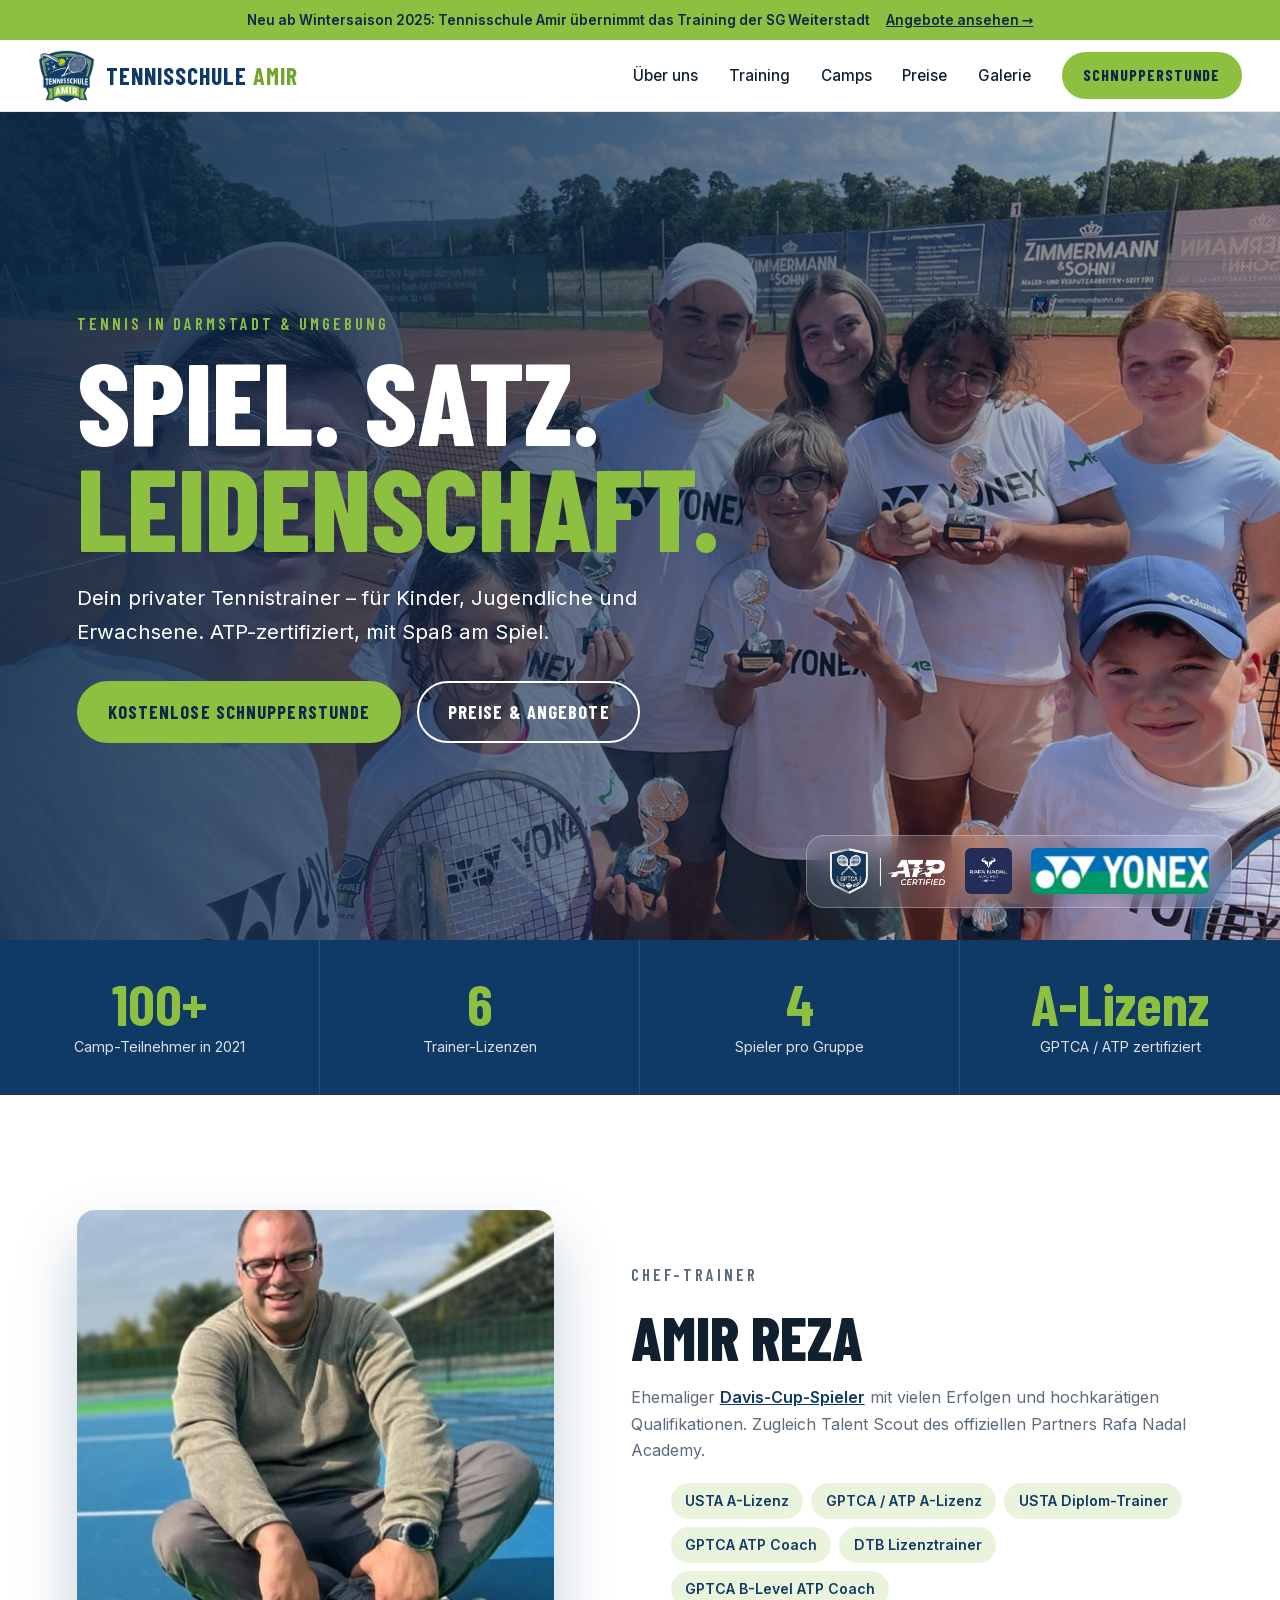
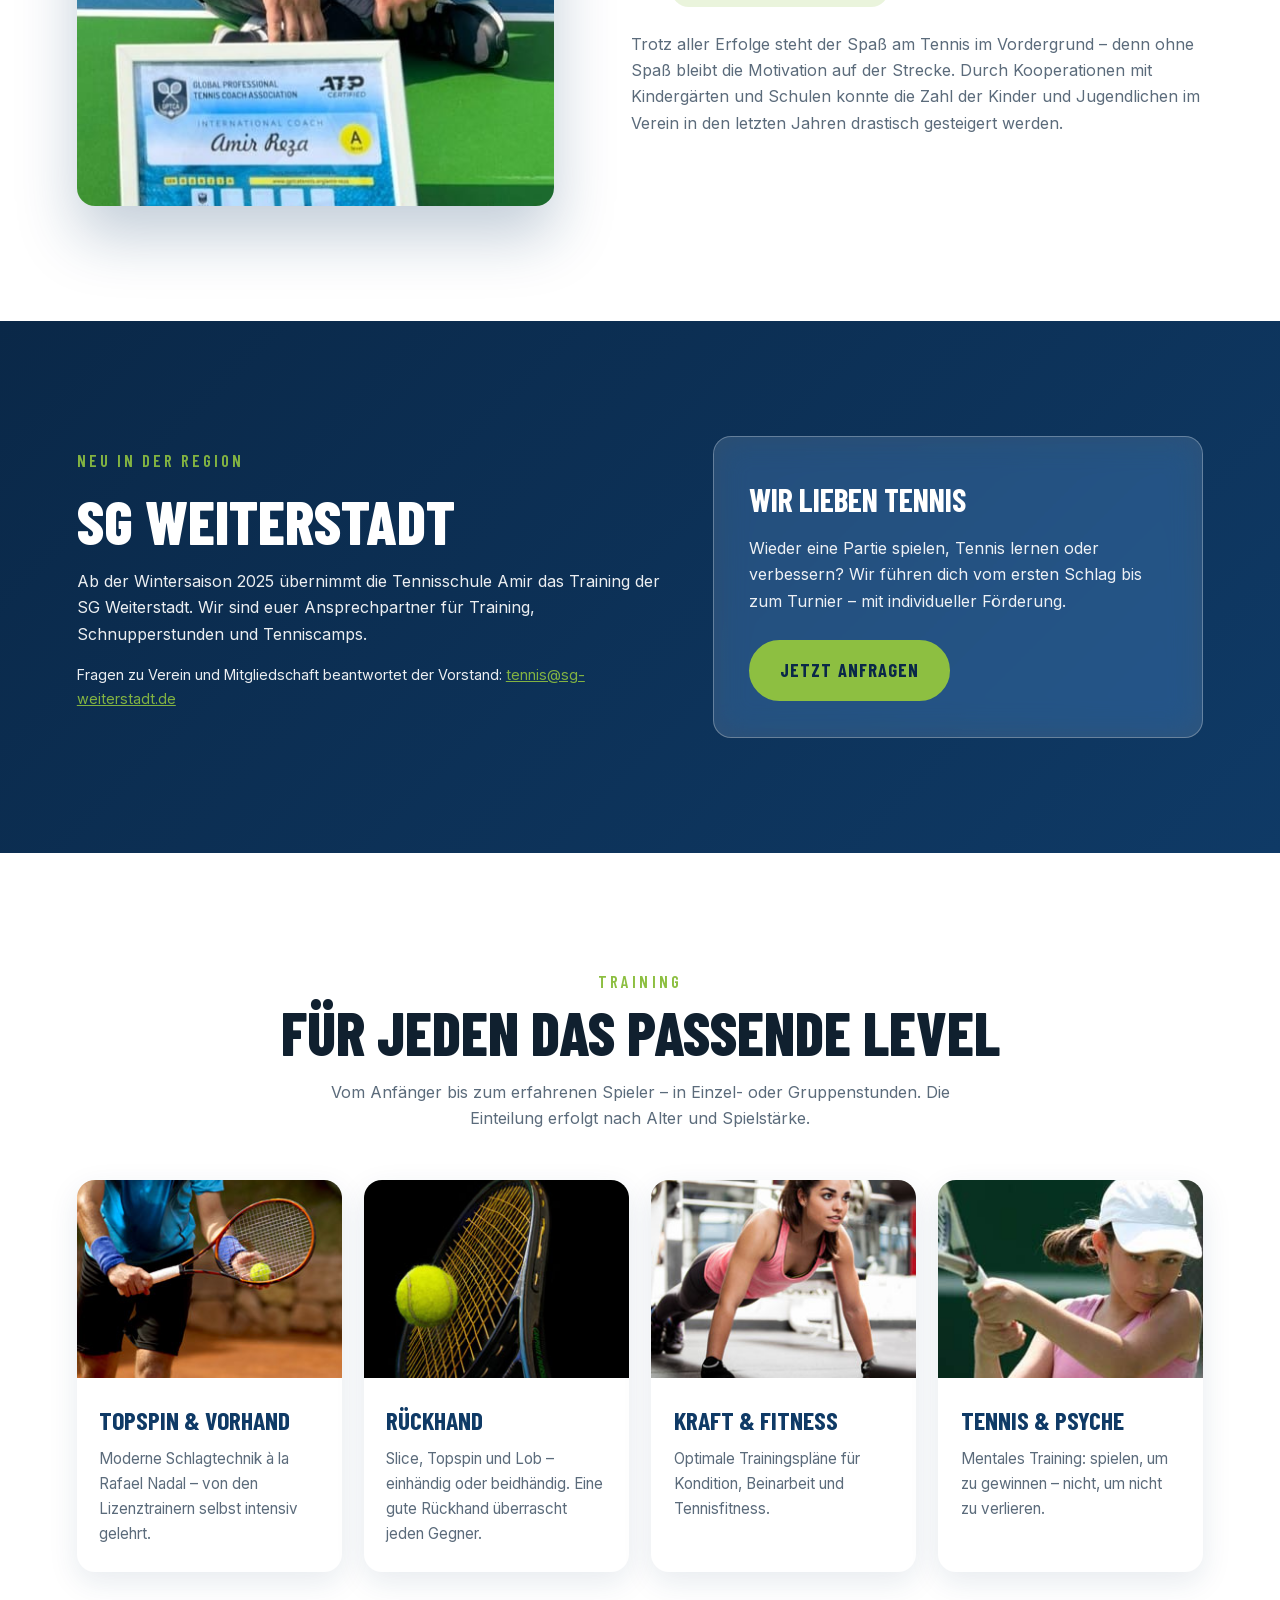
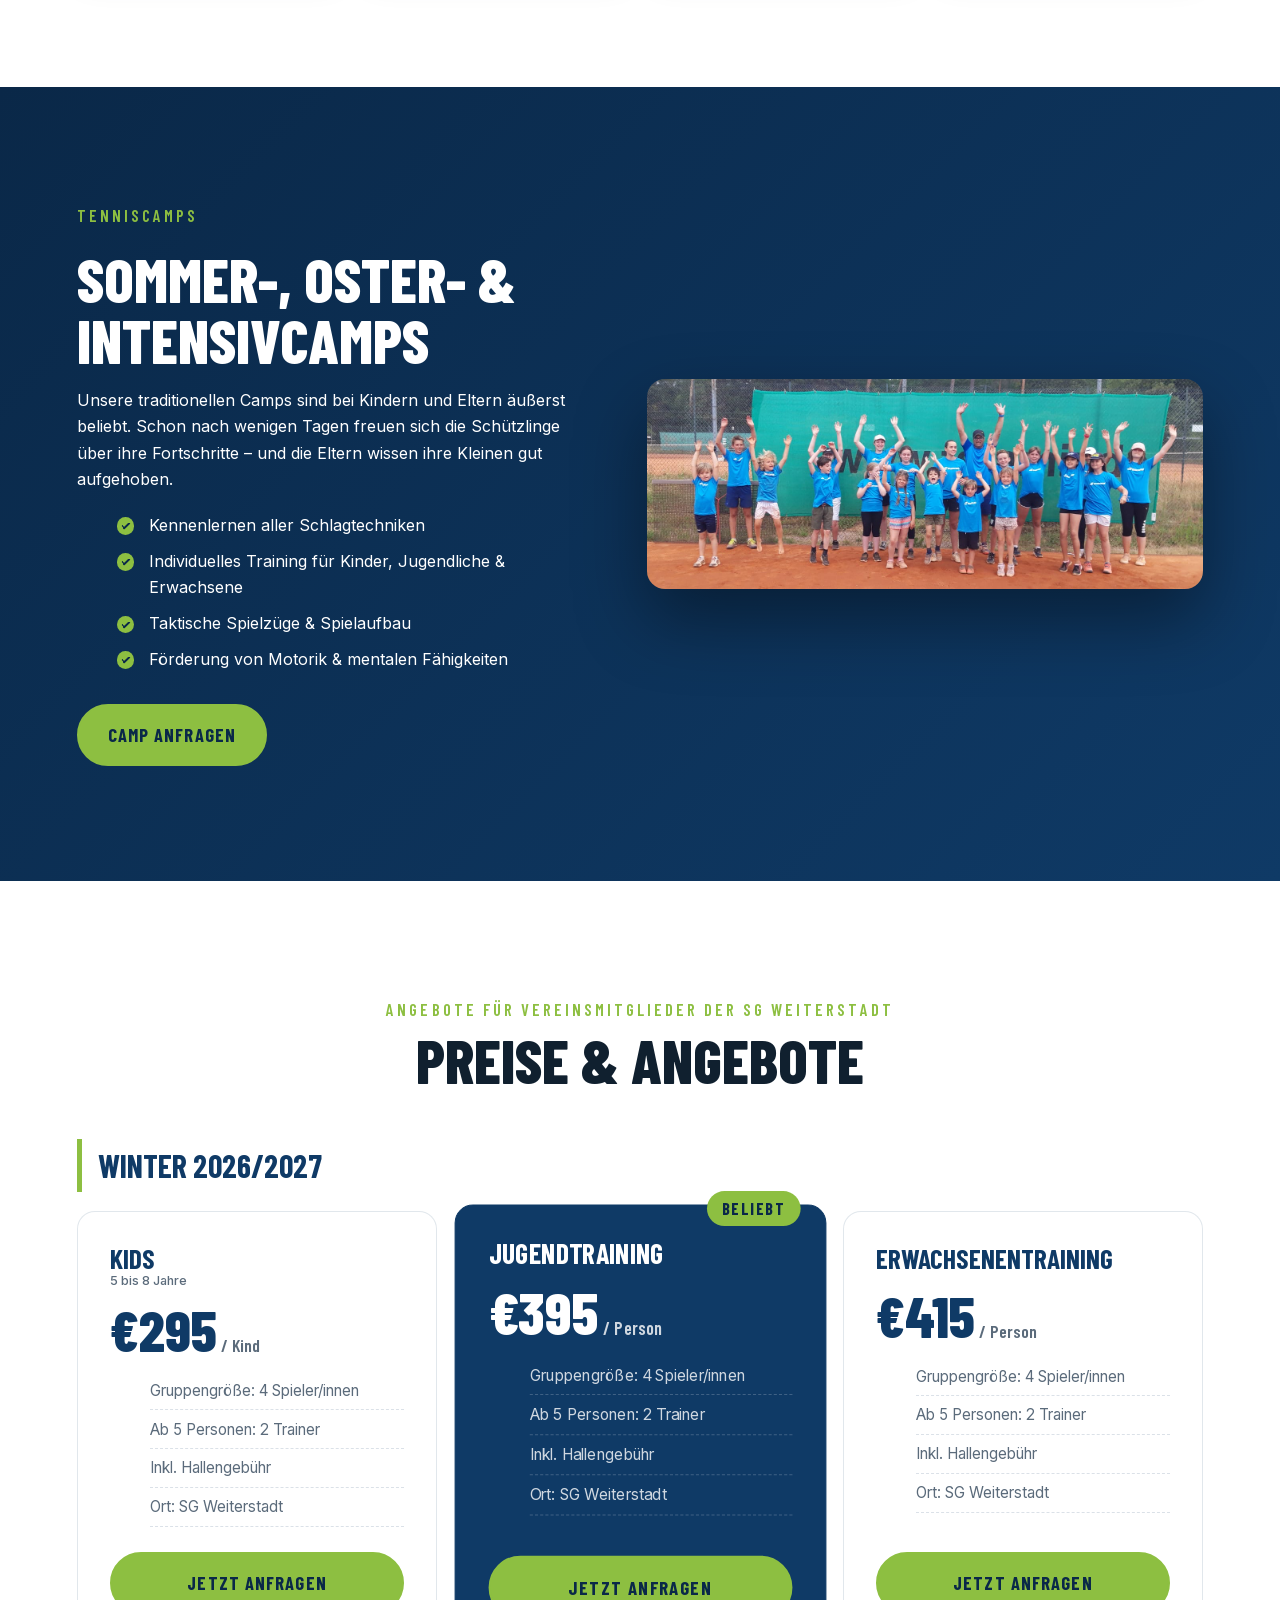
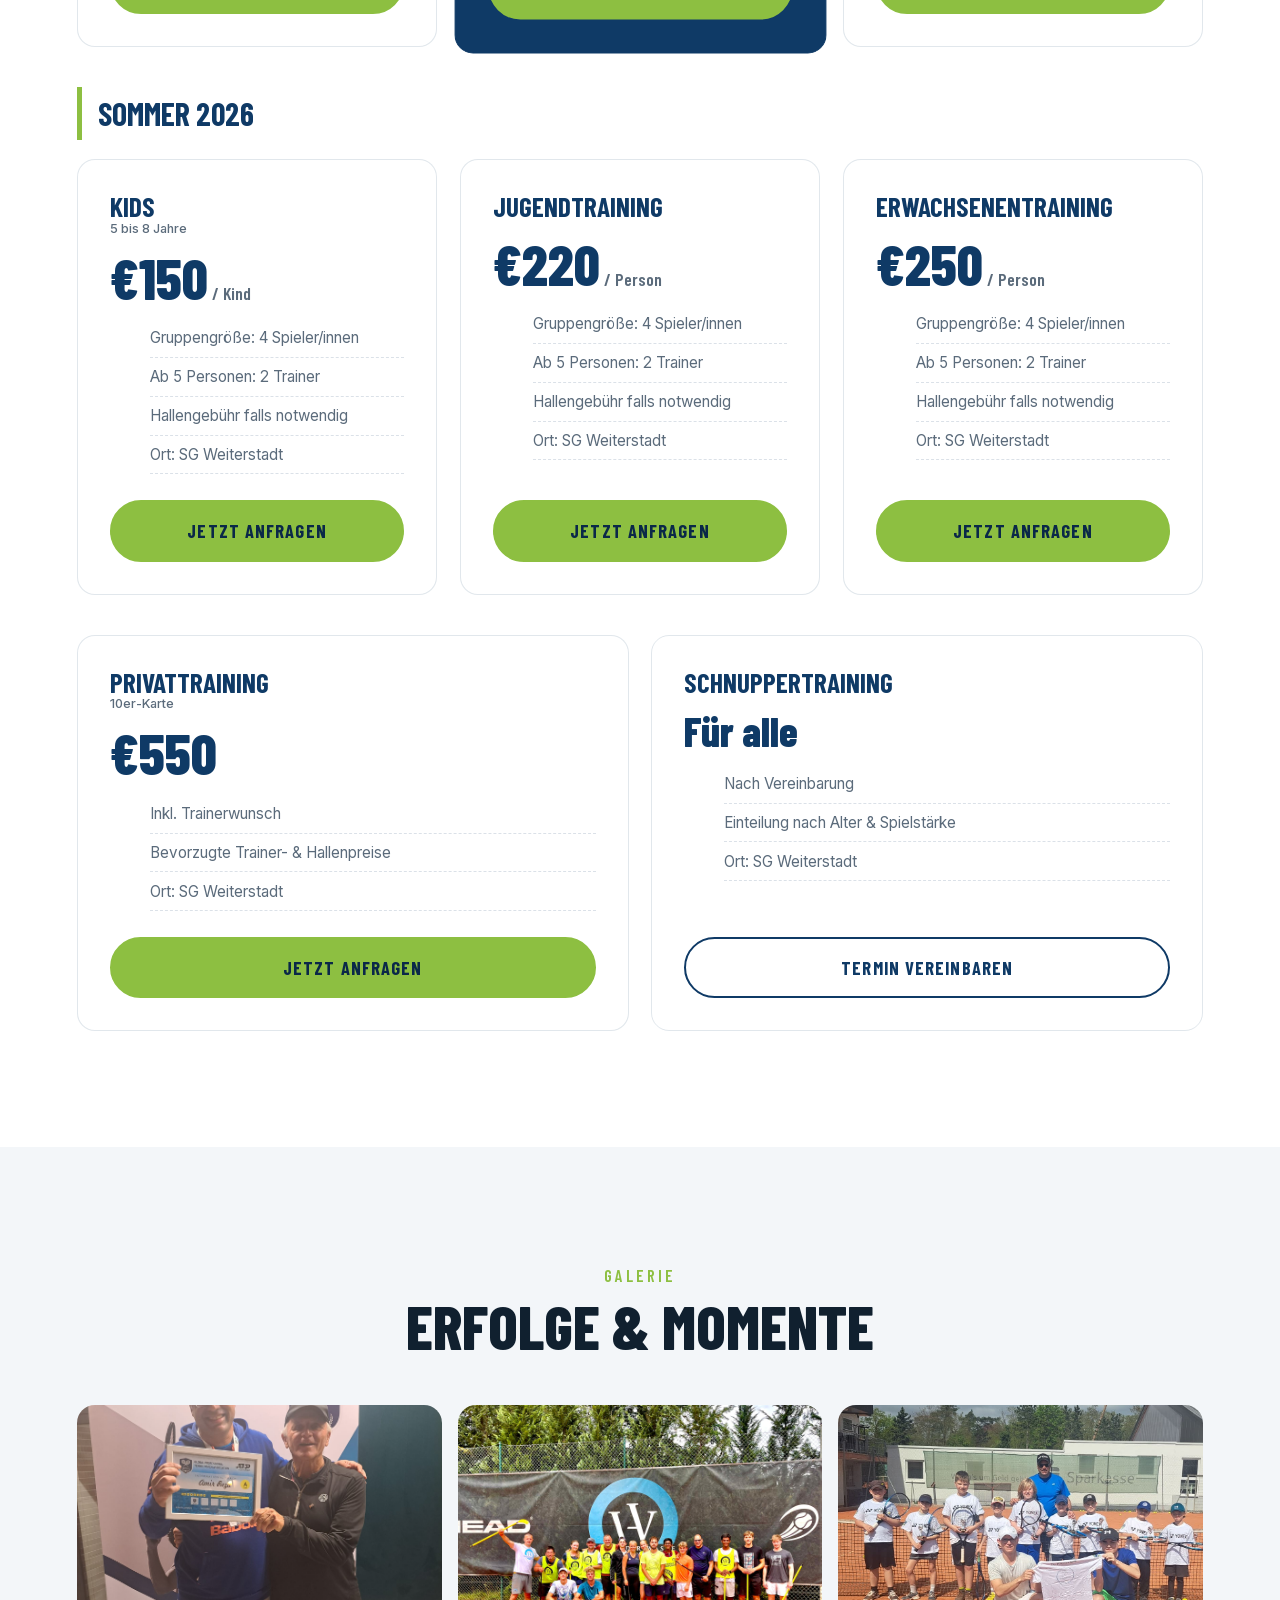
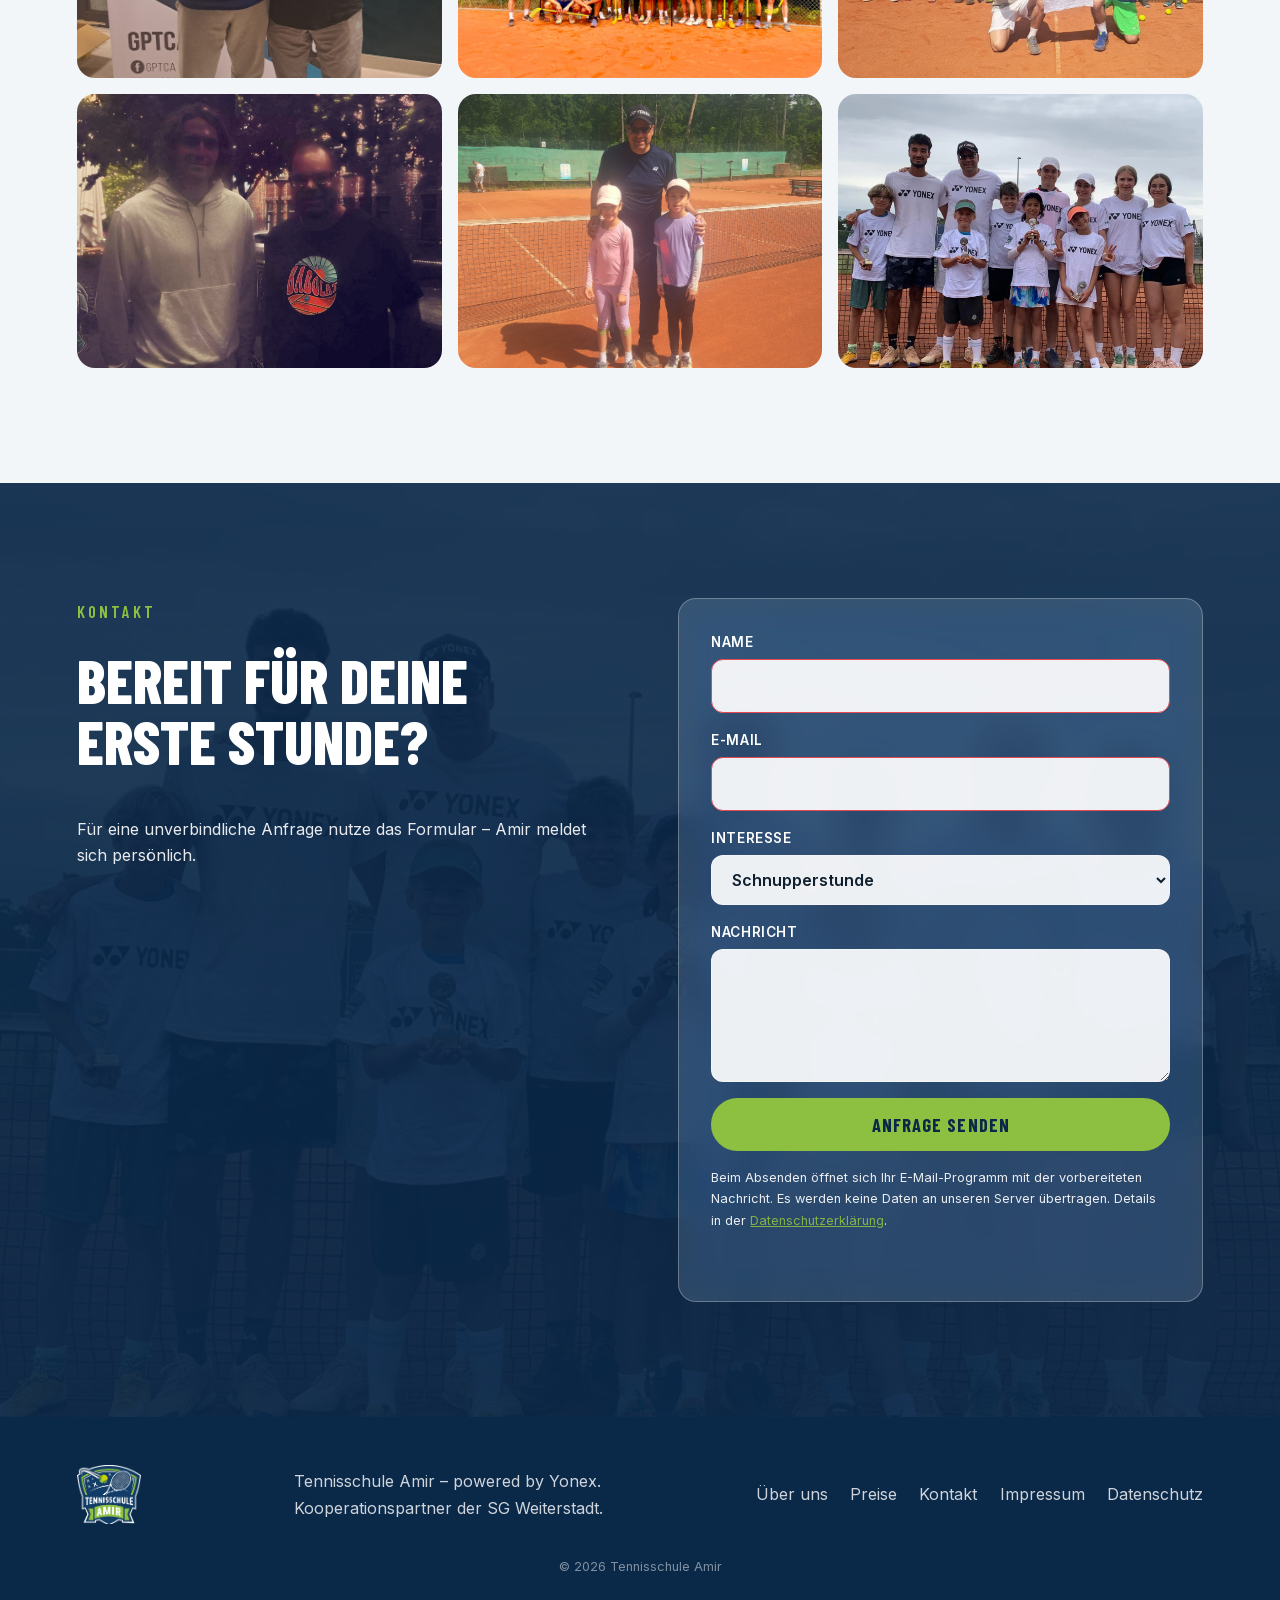
<file: index.html>
<!doctype html>
<html lang="de">
<head>
  <meta charset="utf-8">
  <meta name="viewport" content="width=device-width, initial-scale=1">
  <title>Tennisschule Amir – Tennistraining in Darmstadt &amp; Weiterstadt</title>
  <meta name="description" content="Tennisschule Amir: ATP-zertifiziertes Training für Kinder, Jugendliche und Erwachsene, Tenniscamps und Privattraining. Kooperationspartner der SG Weiterstadt.">
  <meta name="theme-color" content="#0f3a66">
  <link rel="icon" href="img/Logo-Amir.png">
  <link rel="preload" href="fonts/inter-variable.woff2" as="font" type="font/woff2" crossorigin>
  <link rel="preload" href="fonts/barlow-condensed-800.woff2" as="font" type="font/woff2" crossorigin>
  <link rel="stylesheet" href="style.css">
</head>
<body>
  <a class="skip" href="#main">Zum Inhalt springen</a>

  <div class="announce" role="note">
    <span>Neu ab Wintersaison 2025: Tennisschule Amir übernimmt das Training der SG Weiterstadt</span>
    <a href="#preise">Angebote ansehen →</a>
  </div>

  <header class="header" id="header">
    <a class="brand" href="#top" aria-label="Tennisschule Amir – Startseite">
      <img src="img/Logo-Amir.png" alt="" width="56" height="52">
      <span>TENNISSCHULE <b>AMIR</b></span>
    </a>
    <nav class="nav" id="nav" aria-label="Hauptnavigation">
      <a href="#ueber-uns">Über uns</a>
      <a href="#training">Training</a>
      <a href="#camps">Camps</a>
      <a href="#preise">Preise</a>
      <a href="#galerie">Galerie</a>
      <a href="#kontakt" class="btn btn--sm">Schnupperstunde</a>
    </nav>
    <button class="burger" id="burger" aria-label="Menü öffnen" aria-expanded="false" aria-controls="nav">
      <span></span><span></span><span></span>
    </button>
  </header>

  <main id="main">
    <section class="hero" id="top">
      <img class="hero__bg" src="img/sommercamp_juli_2024_teil1_1.jpg" alt="Trainer Amir und Kinder mit Pokalen auf dem Tennisplatz">
      <div class="hero__shade"></div>
      <div class="hero__content">
        <p class="eyebrow reveal">Tennis in Darmstadt &amp; Umgebung</p>
        <h1 class="reveal">Spiel. Satz.<br><span>Leidenschaft.</span></h1>
        <p class="lead reveal">Dein privater Tennistrainer – für Kinder, Jugendliche und Erwachsene. ATP-zertifiziert, mit Spaß am Spiel.</p>
        <div class="hero__cta reveal">
          <a class="btn" href="#kontakt">Kostenlose Schnupperstunde</a>
          <a class="btn btn--ghost" href="#preise">Preise &amp; Angebote</a>
        </div>
      </div>
      <ul class="hero__badges glass" aria-label="Auszeichnungen">
        <li><img src="img/official_atp_certified.png" alt="Official ATP Certified"></li>
        <li><img src="img/logo_menu.png" alt="Offizieller Partner der Rafa Nadal Academy"></li>
        <li><img src="img/yonex.jpeg" alt="Powered by Yonex"></li>
      </ul>
    </section>

    <section class="stats" aria-label="Zahlen und Fakten">
      <div class="stat reveal"><strong data-count="100" data-suffix="+">0</strong><span>Camp-Teilnehmer in 2021</span></div>
      <div class="stat reveal"><strong data-count="6">0</strong><span>Trainer-Lizenzen</span></div>
      <div class="stat reveal"><strong data-count="4">0</strong><span>Spieler pro Gruppe</span></div>
      <div class="stat reveal"><strong>A-Lizenz</strong><span>GPTCA / ATP zertifiziert</span></div>
    </section>

    <section class="section about" id="ueber-uns">
      <div class="about__img reveal">
        <img src="img/amir.png" alt="Chef-Trainer Amir Reza mit seinem GPTCA-ATP-Zertifikat" loading="lazy">
      </div>
      <div class="about__text">
        <p class="eyebrow reveal">Chef-Trainer</p>
        <h2 class="reveal">Amir Reza</h2>
        <p class="reveal">Ehemaliger <a href="http://www.gptcatennis.org/amir-reza" rel="noopener">Davis-Cup-Spieler</a> mit vielen Erfolgen und hochkarätigen Qualifikationen. Zugleich Talent Scout des offiziellen Partners Rafa Nadal Academy.</p>
        <ul class="chips reveal">
          <li>USTA A-Lizenz</li>
          <li>GPTCA / ATP A-Lizenz</li>
          <li>USTA Diplom-Trainer</li>
          <li>GPTCA ATP Coach</li>
          <li>DTB Lizenztrainer</li>
          <li>GPTCA B-Level ATP Coach</li>
        </ul>
        <p class="reveal">Trotz aller Erfolge steht der Spaß am Tennis im Vordergrund – denn ohne Spaß bleibt die Motivation auf der Strecke. Durch Kooperationen mit Kindergärten und Schulen konnte die Zahl der Kinder und Jugendlichen im Verein in den letzten Jahren drastisch gesteigert werden.</p>
      </div>
    </section>

    <section class="section section--navy partner" id="verein">
      <div class="partner__inner">
        <div class="reveal">
          <p class="eyebrow">Neu in der Region</p>
          <h2>SG Weiterstadt</h2>
          <p>Ab der Wintersaison 2025 übernimmt die Tennisschule Amir das Training der SG Weiterstadt. Wir sind euer Ansprechpartner für Training, Schnupperstunden und Tenniscamps.</p>
          <p class="small">Fragen zu Verein und Mitgliedschaft beantwortet der Vorstand: <a href="mailto:tennis@sg-weiterstadt.de">tennis@sg-weiterstadt.de</a></p>
        </div>
        <div class="partner__card glass reveal">
          <h3>Wir lieben Tennis</h3>
          <p>Wieder eine Partie spielen, Tennis lernen oder verbessern? Wir führen dich vom ersten Schlag bis zum Turnier – mit individueller Förderung.</p>
          <a class="btn" href="#kontakt">Jetzt anfragen</a>
        </div>
      </div>
    </section>

    <section class="section" id="training">
      <header class="section__head">
        <p class="eyebrow reveal">Training</p>
        <h2 class="reveal">Für jeden das passende Level</h2>
        <p class="reveal">Vom Anfänger bis zum erfahrenen Spieler – in Einzel- oder Gruppenstunden. Die Einteilung erfolgt nach Alter und Spielstärke.</p>
      </header>
      <div class="cards">
        <article class="card reveal">
          <img src="img/ts-amir-topspin.jpg" alt="Topspin-Vorhand" loading="lazy">
          <div class="card__body"><h3>Topspin &amp; Vorhand</h3><p>Moderne Schlagtechnik à la Rafael Nadal – von den Lizenztrainern selbst intensiv gelehrt.</p></div>
        </article>
        <article class="card reveal">
          <img src="img/tennisschule-rueckhand.jpg" alt="Rückhand" loading="lazy">
          <div class="card__body"><h3>Rückhand</h3><p>Slice, Topspin und Lob – einhändig oder beidhändig. Eine gute Rückhand überrascht jeden Gegner.</p></div>
        </article>
        <article class="card reveal">
          <img src="img/tennisschule-krafttraining.jpg" alt="Krafttraining" loading="lazy">
          <div class="card__body"><h3>Kraft &amp; Fitness</h3><p>Optimale Trainingspläne für Kondition, Beinarbeit und Tennisfitness.</p></div>
        </article>
        <article class="card reveal">
          <img src="img/tennisschule-konzentration.jpg" alt="Mentales Training" loading="lazy">
          <div class="card__body"><h3>Tennis &amp; Psyche</h3><p>Mentales Training: spielen, um zu gewinnen – nicht, um nicht zu verlieren.</p></div>
        </article>
      </div>
    </section>

    <section class="section section--navy camps" id="camps">
      <div class="camps__grid">
        <div class="camps__text">
          <p class="eyebrow reveal">Tenniscamps</p>
          <h2 class="reveal">Sommer-, Oster- &amp; Intensivcamps</h2>
          <p class="reveal">Unsere traditionellen Camps sind bei Kindern und Eltern äußerst beliebt. Schon nach wenigen Tagen freuen sich die Schützlinge über ihre Fortschritte – und die Eltern wissen ihre Kleinen gut aufgehoben.</p>
          <ul class="ticks reveal">
            <li>Kennenlernen aller Schlagtechniken</li>
            <li>Individuelles Training für Kinder, Jugendliche &amp; Erwachsene</li>
            <li>Taktische Spielzüge &amp; Spielaufbau</li>
            <li>Förderung von Motorik &amp; mentalen Fähigkeiten</li>
          </ul>
          <a class="btn reveal" href="#kontakt">Camp anfragen</a>
        </div>
        <div class="camps__media reveal">
          <img src="img/amir_training.png" alt="Camp-Gruppe in blauen Shirts mit erhobenen Armen" loading="lazy">
        </div>
      </div>
    </section>

    <section class="section" id="preise">
      <header class="section__head">
        <p class="eyebrow reveal">Angebote für Vereinsmitglieder der SG Weiterstadt</p>
        <h2 class="reveal">Preise &amp; Angebote</h2>
      </header>

      <h3 class="season reveal">Winter 2026/2027</h3>
      <div class="pricing">
        <article class="price reveal">
          <h4>Kids <small>5 bis 8 Jahre</small></h4>
          <p class="price__amount">€295<span> / Kind</span></p>
          <ul><li>Gruppengröße: 4 Spieler/innen</li><li>Ab 5 Personen: 2 Trainer</li><li>Inkl. Hallengebühr</li><li>Ort: SG Weiterstadt</li></ul>
          <a class="btn btn--block" href="#kontakt" data-plan="Kids Winter 2026/27">Jetzt anfragen</a>
        </article>
        <article class="price price--hot reveal">
          <span class="price__tag">Beliebt</span>
          <h4>Jugendtraining</h4>
          <p class="price__amount">€395<span> / Person</span></p>
          <ul><li>Gruppengröße: 4 Spieler/innen</li><li>Ab 5 Personen: 2 Trainer</li><li>Inkl. Hallengebühr</li><li>Ort: SG Weiterstadt</li></ul>
          <a class="btn btn--block" href="#kontakt" data-plan="Jugendtraining Winter 2026/27">Jetzt anfragen</a>
        </article>
        <article class="price reveal">
          <h4>Erwachsenentraining</h4>
          <p class="price__amount">€415<span> / Person</span></p>
          <ul><li>Gruppengröße: 4 Spieler/innen</li><li>Ab 5 Personen: 2 Trainer</li><li>Inkl. Hallengebühr</li><li>Ort: SG Weiterstadt</li></ul>
          <a class="btn btn--block" href="#kontakt" data-plan="Erwachsenentraining Winter 2026/27">Jetzt anfragen</a>
        </article>
      </div>

      <h3 class="season reveal">Sommer 2026</h3>
      <div class="pricing">
        <article class="price reveal">
          <h4>Kids <small>5 bis 8 Jahre</small></h4>
          <p class="price__amount">€150<span> / Kind</span></p>
          <ul><li>Gruppengröße: 4 Spieler/innen</li><li>Ab 5 Personen: 2 Trainer</li><li>Hallengebühr falls notwendig</li><li>Ort: SG Weiterstadt</li></ul>
          <a class="btn btn--block" href="#kontakt" data-plan="Kids Sommer 2026">Jetzt anfragen</a>
        </article>
        <article class="price reveal">
          <h4>Jugendtraining</h4>
          <p class="price__amount">€220<span> / Person</span></p>
          <ul><li>Gruppengröße: 4 Spieler/innen</li><li>Ab 5 Personen: 2 Trainer</li><li>Hallengebühr falls notwendig</li><li>Ort: SG Weiterstadt</li></ul>
          <a class="btn btn--block" href="#kontakt" data-plan="Jugendtraining Sommer 2026">Jetzt anfragen</a>
        </article>
        <article class="price reveal">
          <h4>Erwachsenentraining</h4>
          <p class="price__amount">€250<span> / Person</span></p>
          <ul><li>Gruppengröße: 4 Spieler/innen</li><li>Ab 5 Personen: 2 Trainer</li><li>Hallengebühr falls notwendig</li><li>Ort: SG Weiterstadt</li></ul>
          <a class="btn btn--block" href="#kontakt" data-plan="Erwachsenentraining Sommer 2026">Jetzt anfragen</a>
        </article>
      </div>

      <div class="pricing pricing--two">
        <article class="price price--wide reveal">
          <h4>Privattraining <small>10er-Karte</small></h4>
          <p class="price__amount">€550</p>
          <ul><li>Inkl. Trainerwunsch</li><li>Bevorzugte Trainer- &amp; Hallenpreise</li><li>Ort: SG Weiterstadt</li></ul>
          <a class="btn btn--block" href="#kontakt" data-plan="Privattraining 10er-Karte">Jetzt anfragen</a>
        </article>
        <article class="price price--wide price--outline reveal">
          <h4>Schnuppertraining</h4>
          <p class="price__amount price__amount--text">Für alle</p>
          <ul><li>Nach Vereinbarung</li><li>Einteilung nach Alter &amp; Spielstärke</li><li>Ort: SG Weiterstadt</li></ul>
          <a class="btn btn--block btn--ghost-dark" href="#kontakt" data-plan="Schnuppertraining">Termin vereinbaren</a>
        </article>
      </div>
    </section>

    <section class="section section--soft" id="galerie">
      <header class="section__head">
        <p class="eyebrow reveal">Galerie</p>
        <h2 class="reveal">Erfolge &amp; Momente</h2>
      </header>
      <div class="gallery">
        <button class="g reveal" data-full="img/amir_castellani.jpeg" data-cap="GPTCA A-Level zertifiziert von der ATP – mit Präsident Alberto Castellani"><img src="img/amir_castellani.jpeg" alt="Amir mit Alberto Castellani" loading="lazy"></button>
        <button class="g reveal" data-full="img/trainingslager_2024_2.jpeg" data-cap="Trainingslager bei der Alexander Waske Tennis-University, Juli 2024"><img src="img/trainingslager_2024_2.jpeg" alt="Trainingslager 2024" loading="lazy"></button>
        <button class="g reveal" data-full="img/ostercamp_april_24.jpg" data-cap="Ostercamp April 2024"><img src="img/ostercamp_april_24.jpg" alt="Ostercamp 2024" loading="lazy"></button>
        <button class="g reveal" data-full="img/amir_stefano.jpeg" data-cap="Amir mit Stefanos Tsitsipas in Stuttgart"><img src="img/amir_stefano.jpeg" alt="Amir mit Stefanos Tsitsipas" loading="lazy"></button>
        <button class="g reveal" data-full="img/intensivtag.jpeg" data-cap="Intensivtag mit Nachwuchstalenten"><img src="img/intensivtag.jpeg" alt="Intensivtag" loading="lazy"></button>
        <button class="g reveal" data-full="img/sommercamp_juli_2024_teil2.jpg" data-cap="Sommercamp Juli 2024"><img src="img/sommercamp_juli_2024_teil2.jpg" alt="Sommercamp 2024" loading="lazy"></button>
      </div>
    </section>

    <section class="section contact" id="kontakt">
      <div class="contact__grid">
        <div>
          <p class="eyebrow reveal">Kontakt</p>
          <h2 class="reveal">Bereit für deine<br>erste Stunde?</h2>
          <p class="reveal">Für eine unverbindliche Anfrage nutze das Formular – Amir meldet sich persönlich.</p>
          <address class="reveal">
            <strong>Tennisschule Amir</strong><br>
            Inh.: Amir Reza<br>
            Gerlachshöhe 28a, 64367 Mühltal<br><br>
            <a href="tel:+491624207661">0162 – 420 76 61</a><br>
            <a href="mailto:info@ts-amir.de">info@ts-amir.de</a>
          </address>
        </div>
        <form class="form glass reveal" id="form" novalidate>
          <label>Name<input name="name" type="text" autocomplete="name" required></label>
          <label>E-Mail<input name="email" type="email" autocomplete="email" required></label>
          <label>Interesse
            <select name="plan" id="plan">
              <option>Schnupperstunde</option>
              <option>Kids (5–8 Jahre)</option>
              <option>Jugendtraining</option>
              <option>Erwachsenentraining</option>
              <option>Privattraining</option>
              <option>Tenniscamp</option>
            </select>
          </label>
          <label>Nachricht<textarea name="msg" rows="4"></textarea></label>
          <button class="btn btn--block" type="submit">Anfrage senden</button>
          <p class="form__note">Beim Absenden öffnet sich Ihr E-Mail-Programm mit der vorbereiteten Nachricht. Es werden keine Daten an unseren Server übertragen. Details in der <a href="datenschutz.html">Datenschutzerklärung</a>.</p>
          <p class="form__status" id="status" role="status" aria-live="polite"></p>
        </form>
      </div>
    </section>
  </main>

  <footer class="footer">
    <div class="footer__top">
      <img src="img/Logo-Amir.png" alt="" width="64" height="59">
      <p>Tennisschule Amir – powered by Yonex.<br>Kooperationspartner der SG Weiterstadt.</p>
      <nav aria-label="Footer"><a href="#ueber-uns">Über uns</a><a href="#preise">Preise</a><a href="#kontakt">Kontakt</a><a href="impressum.html">Impressum</a><a href="datenschutz.html">Datenschutz</a></nav>
    </div>
    <p class="footer__copy">© 2026 Tennisschule Amir</p>
  </footer>

  <div class="lightbox" id="lightbox" hidden role="dialog" aria-modal="true" aria-label="Bildansicht">
    <button class="lightbox__close" id="lbClose" aria-label="Schließen">×</button>
    <figure><img id="lbImg" alt=""><figcaption id="lbCap"></figcaption></figure>
  </div>

  <script src="main.js"></script>
</body>
</html>
</file>
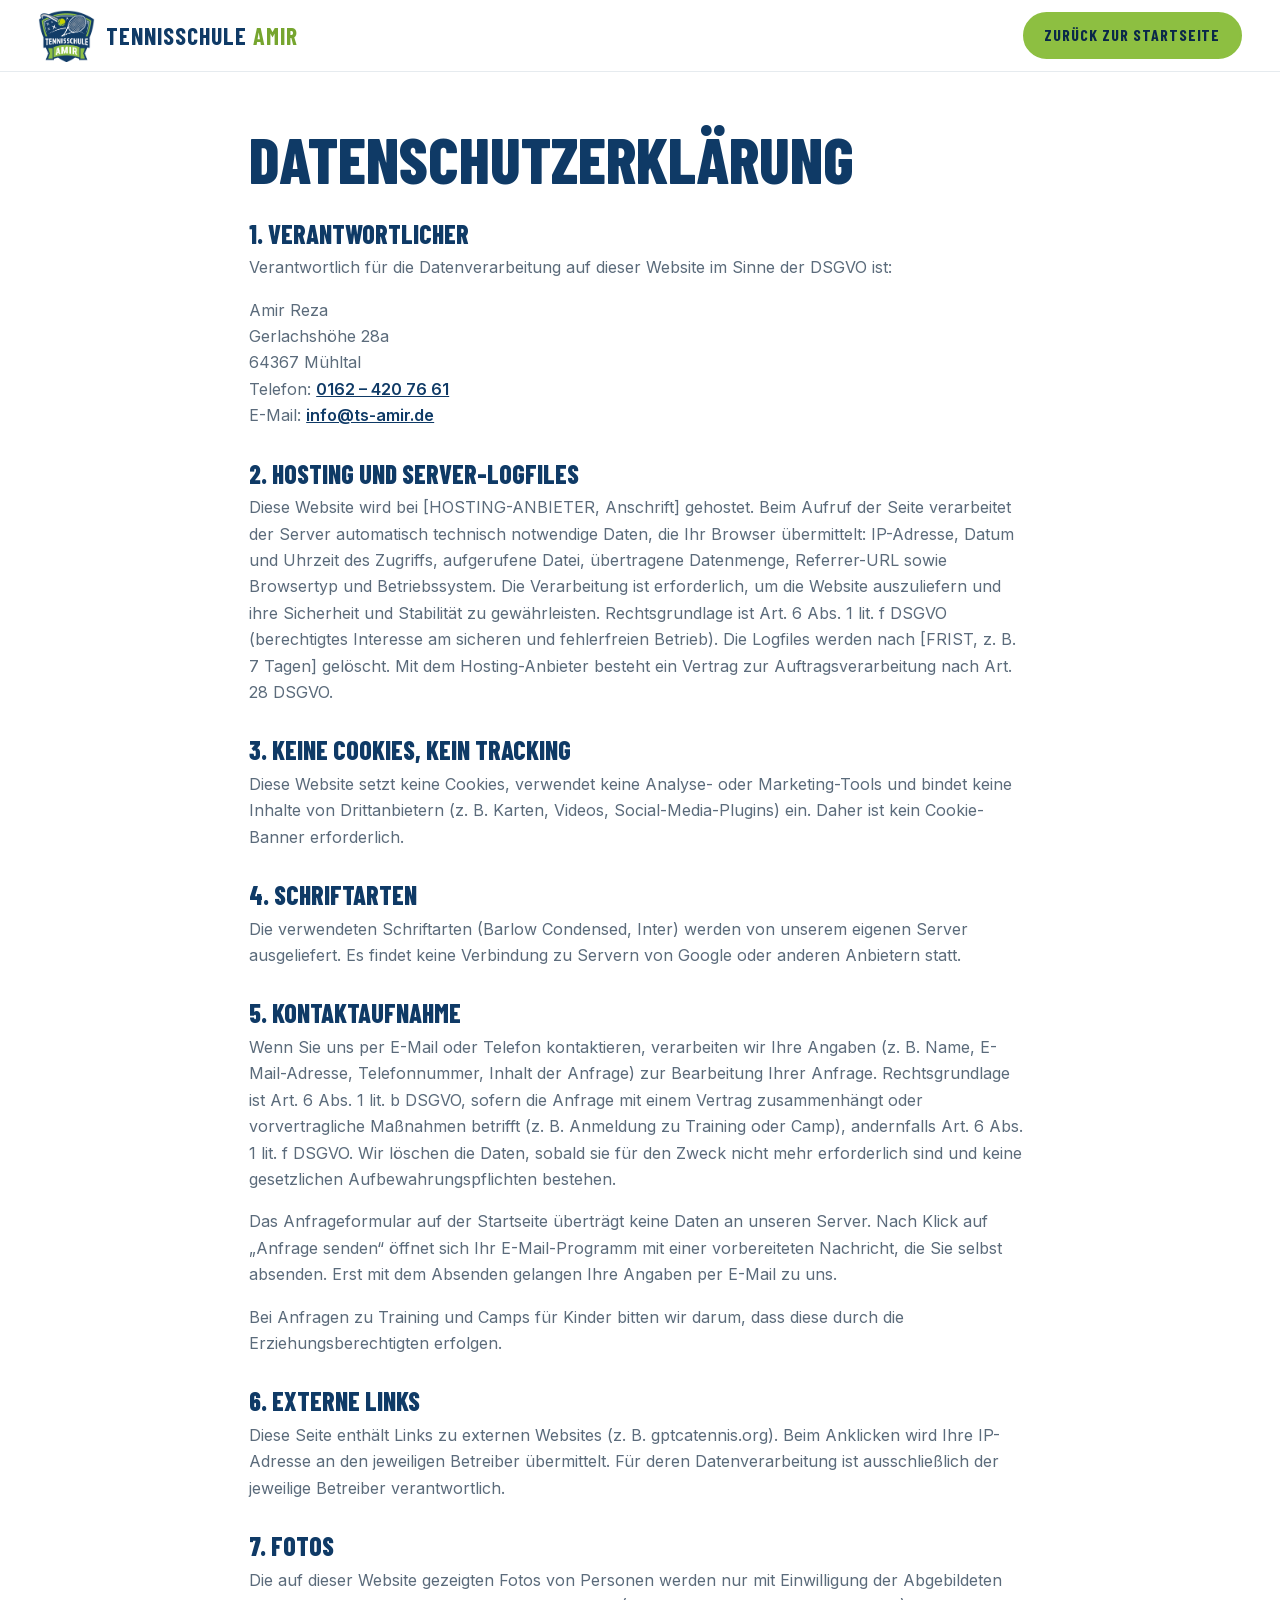
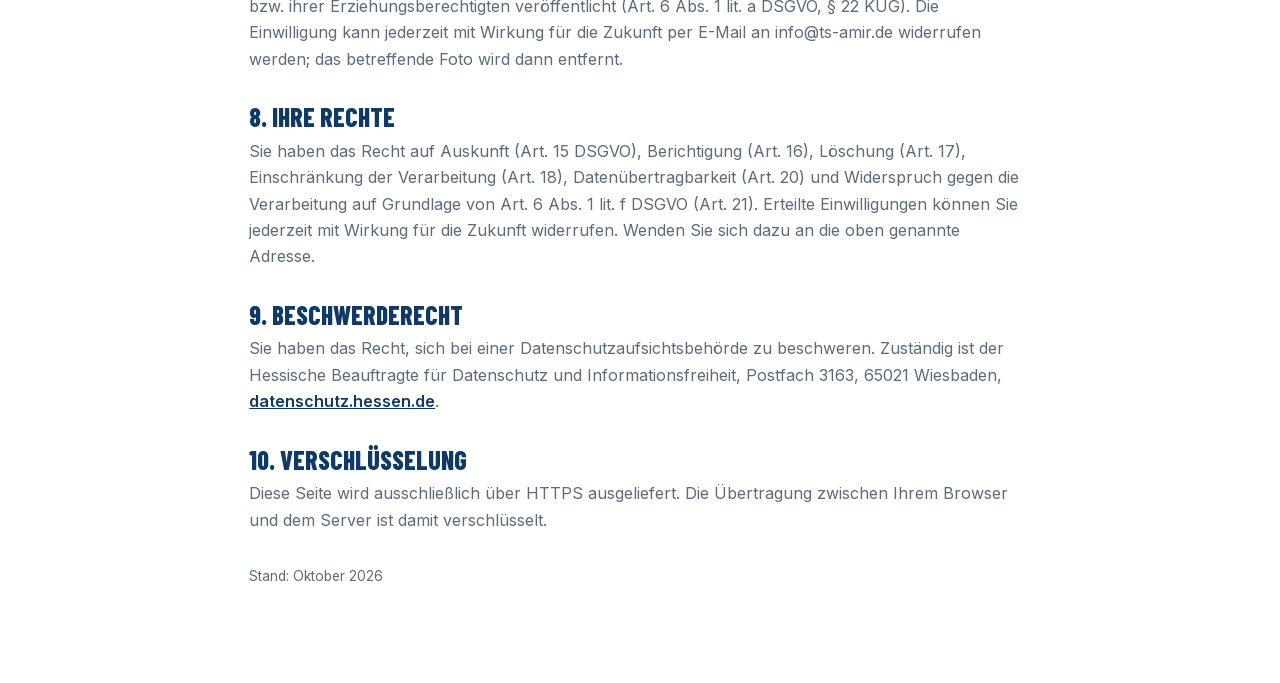
<file: datenschutz.html>
<!doctype html>
<html lang="de">
<head>
  <meta charset="utf-8">
  <meta name="viewport" content="width=device-width, initial-scale=1">
  <title>Datenschutzerklärung – Tennisschule Amir</title>
  <meta name="robots" content="noindex">
  <link rel="icon" href="img/Logo-Amir.png">
  <link rel="stylesheet" href="style.css">
</head>
<body class="legal-page">
  <header class="header">
    <a class="brand" href="index.html" aria-label="Zur Startseite">
      <img src="img/Logo-Amir.png" alt="" width="56" height="52">
      <span>TENNISSCHULE <b>AMIR</b></span>
    </a>
    <a class="btn btn--sm" href="index.html">Zurück zur Startseite</a>
  </header>
  <main class="legal">
    <h1>Datenschutzerklärung</h1>

    <h2>1. Verantwortlicher</h2>
    <p>Verantwortlich für die Datenverarbeitung auf dieser Website im Sinne der DSGVO ist:</p>
    <p>Amir Reza<br>Gerlachshöhe 28a<br>64367 Mühltal<br>Telefon: <a href="tel:+491624207661">0162 – 420 76 61</a><br>E-Mail: <a href="mailto:info@ts-amir.de">info@ts-amir.de</a></p>

    <h2>2. Hosting und Server-Logfiles</h2>
    <p>Diese Website wird bei [HOSTING-ANBIETER, Anschrift] gehostet. Beim Aufruf der Seite verarbeitet der Server automatisch technisch notwendige Daten, die Ihr Browser übermittelt: IP-Adresse, Datum und Uhrzeit des Zugriffs, aufgerufene Datei, übertragene Datenmenge, Referrer-URL sowie Browsertyp und Betriebssystem. Die Verarbeitung ist erforderlich, um die Website auszuliefern und ihre Sicherheit und Stabilität zu gewährleisten. Rechtsgrundlage ist Art. 6 Abs. 1 lit. f DSGVO (berechtigtes Interesse am sicheren und fehlerfreien Betrieb). Die Logfiles werden nach [FRIST, z. B. 7 Tagen] gelöscht. Mit dem Hosting-Anbieter besteht ein Vertrag zur Auftragsverarbeitung nach Art. 28 DSGVO.</p>

    <h2>3. Keine Cookies, kein Tracking</h2>
    <p>Diese Website setzt keine Cookies, verwendet keine Analyse- oder Marketing-Tools und bindet keine Inhalte von Drittanbietern (z. B. Karten, Videos, Social-Media-Plugins) ein. Daher ist kein Cookie-Banner erforderlich.</p>

    <h2>4. Schriftarten</h2>
    <p>Die verwendeten Schriftarten (Barlow Condensed, Inter) werden von unserem eigenen Server ausgeliefert. Es findet keine Verbindung zu Servern von Google oder anderen Anbietern statt.</p>

    <h2>5. Kontaktaufnahme</h2>
    <p>Wenn Sie uns per E-Mail oder Telefon kontaktieren, verarbeiten wir Ihre Angaben (z. B. Name, E-Mail-Adresse, Telefonnummer, Inhalt der Anfrage) zur Bearbeitung Ihrer Anfrage. Rechtsgrundlage ist Art. 6 Abs. 1 lit. b DSGVO, sofern die Anfrage mit einem Vertrag zusammenhängt oder vorvertragliche Maßnahmen betrifft (z. B. Anmeldung zu Training oder Camp), andernfalls Art. 6 Abs. 1 lit. f DSGVO. Wir löschen die Daten, sobald sie für den Zweck nicht mehr erforderlich sind und keine gesetzlichen Aufbewahrungspflichten bestehen.</p>
    <p>Das Anfrageformular auf der Startseite überträgt keine Daten an unseren Server. Nach Klick auf „Anfrage senden“ öffnet sich Ihr E-Mail-Programm mit einer vorbereiteten Nachricht, die Sie selbst absenden. Erst mit dem Absenden gelangen Ihre Angaben per E-Mail zu uns.</p>
    <p>Bei Anfragen zu Training und Camps für Kinder bitten wir darum, dass diese durch die Erziehungsberechtigten erfolgen.</p>

    <h2>6. Externe Links</h2>
    <p>Diese Seite enthält Links zu externen Websites (z. B. gptcatennis.org). Beim Anklicken wird Ihre IP-Adresse an den jeweiligen Betreiber übermittelt. Für deren Datenverarbeitung ist ausschließlich der jeweilige Betreiber verantwortlich.</p>

    <h2>7. Fotos</h2>
    <p>Die auf dieser Website gezeigten Fotos von Personen werden nur mit Einwilligung der Abgebildeten bzw. ihrer Erziehungsberechtigten veröffentlicht (Art. 6 Abs. 1 lit. a DSGVO, § 22 KUG). Die Einwilligung kann jederzeit mit Wirkung für die Zukunft per E-Mail an info@ts-amir.de widerrufen werden; das betreffende Foto wird dann entfernt.</p>

    <h2>8. Ihre Rechte</h2>
    <p>Sie haben das Recht auf Auskunft (Art. 15 DSGVO), Berichtigung (Art. 16), Löschung (Art. 17), Einschränkung der Verarbeitung (Art. 18), Datenübertragbarkeit (Art. 20) und Widerspruch gegen die Verarbeitung auf Grundlage von Art. 6 Abs. 1 lit. f DSGVO (Art. 21). Erteilte Einwilligungen können Sie jederzeit mit Wirkung für die Zukunft widerrufen. Wenden Sie sich dazu an die oben genannte Adresse.</p>

    <h2>9. Beschwerderecht</h2>
    <p>Sie haben das Recht, sich bei einer Datenschutzaufsichtsbehörde zu beschweren. Zuständig ist der Hessische Beauftragte für Datenschutz und Informationsfreiheit, Postfach 3163, 65021 Wiesbaden, <a href="https://datenschutz.hessen.de" rel="noopener noreferrer">datenschutz.hessen.de</a>.</p>

    <h2>10. Verschlüsselung</h2>
    <p>Diese Seite wird ausschließlich über HTTPS ausgeliefert. Die Übertragung zwischen Ihrem Browser und dem Server ist damit verschlüsselt.</p>

    <p class="legal__date">Stand: Oktober 2026</p>
  </main>
</body>
</html>
</file>
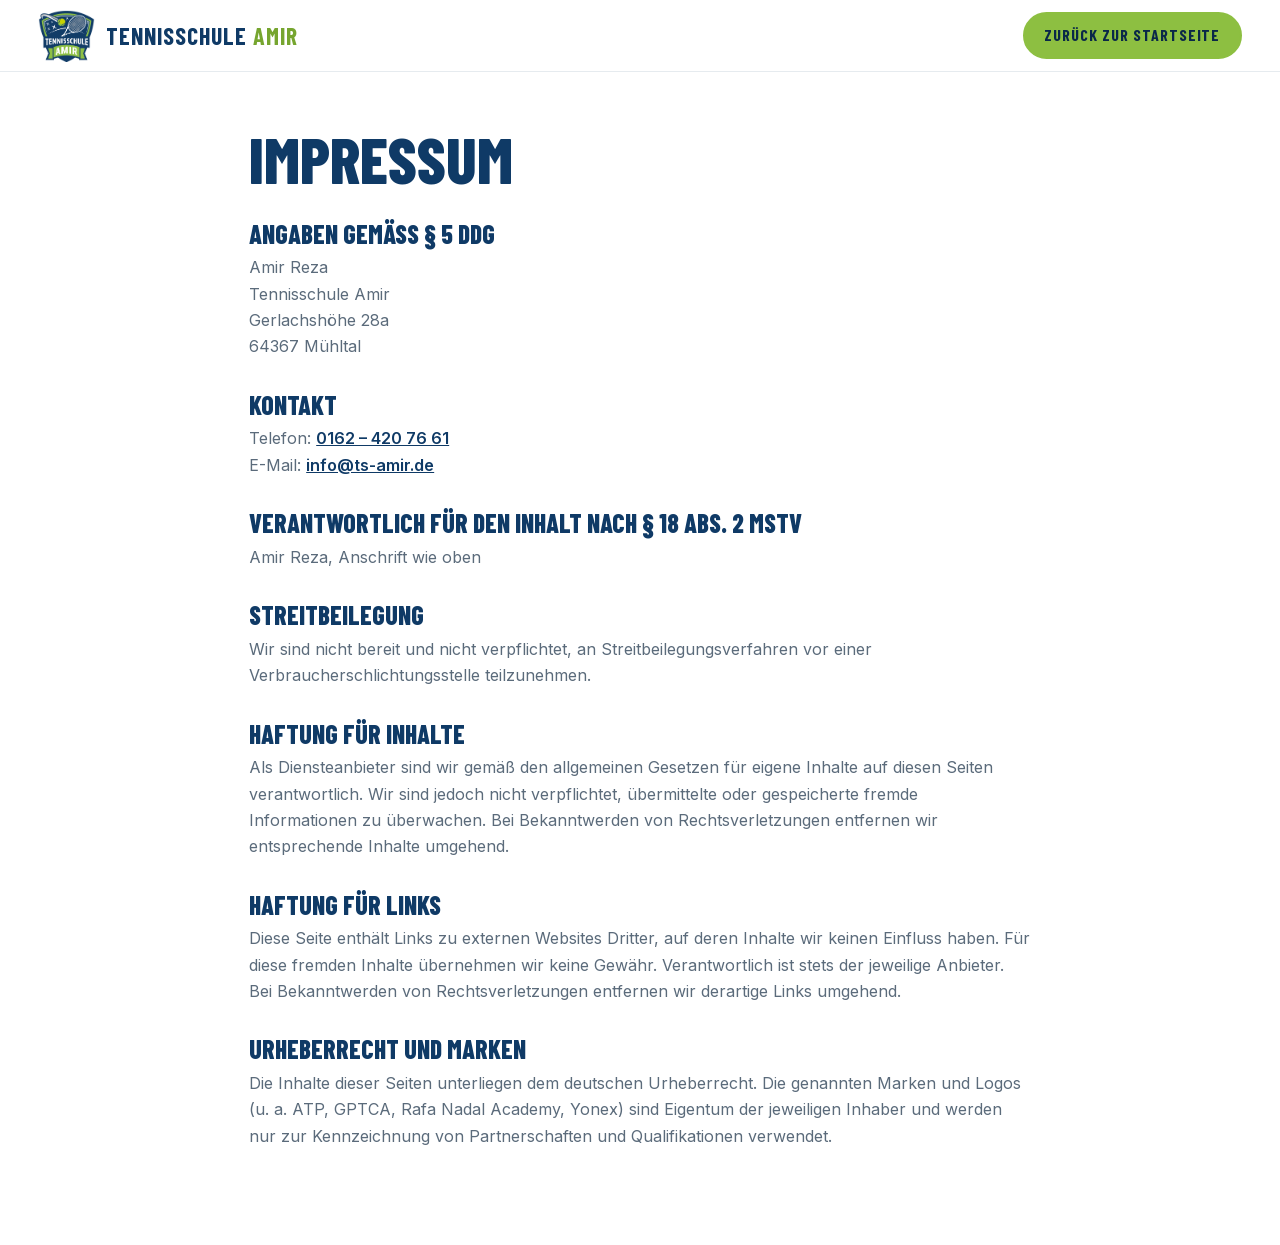
<file: impressum.html>
<!doctype html>
<html lang="de">
<head>
  <meta charset="utf-8">
  <meta name="viewport" content="width=device-width, initial-scale=1">
  <title>Impressum – Tennisschule Amir</title>
  <meta name="robots" content="noindex">
  <link rel="icon" href="img/Logo-Amir.png">
  <link rel="stylesheet" href="style.css">
</head>
<body class="legal-page">
  <header class="header">
    <a class="brand" href="index.html" aria-label="Zur Startseite">
      <img src="img/Logo-Amir.png" alt="" width="56" height="52">
      <span>TENNISSCHULE <b>AMIR</b></span>
    </a>
    <a class="btn btn--sm" href="index.html">Zurück zur Startseite</a>
  </header>
  <main class="legal">
    <h1>Impressum</h1>

    <h2>Angaben gemäß § 5 DDG</h2>
    <p>Amir Reza<br>Tennisschule Amir<br>Gerlachshöhe 28a<br>64367 Mühltal</p>

    <h2>Kontakt</h2>
    <p>Telefon: <a href="tel:+491624207661">0162 – 420 76 61</a><br>E-Mail: <a href="mailto:info@ts-amir.de">info@ts-amir.de</a></p>

    <h2>Verantwortlich für den Inhalt nach § 18 Abs. 2 MStV</h2>
    <p>Amir Reza, Anschrift wie oben</p>

    <h2>Streitbeilegung</h2>
    <p>Wir sind nicht bereit und nicht verpflichtet, an Streitbeilegungsverfahren vor einer Verbraucherschlichtungsstelle teilzunehmen.</p>

    <h2>Haftung für Inhalte</h2>
    <p>Als Diensteanbieter sind wir gemäß den allgemeinen Gesetzen für eigene Inhalte auf diesen Seiten verantwortlich. Wir sind jedoch nicht verpflichtet, übermittelte oder gespeicherte fremde Informationen zu überwachen. Bei Bekanntwerden von Rechtsverletzungen entfernen wir entsprechende Inhalte umgehend.</p>

    <h2>Haftung für Links</h2>
    <p>Diese Seite enthält Links zu externen Websites Dritter, auf deren Inhalte wir keinen Einfluss haben. Für diese fremden Inhalte übernehmen wir keine Gewähr. Verantwortlich ist stets der jeweilige Anbieter. Bei Bekanntwerden von Rechtsverletzungen entfernen wir derartige Links umgehend.</p>

    <h2>Urheberrecht und Marken</h2>
    <p>Die Inhalte dieser Seiten unterliegen dem deutschen Urheberrecht. Die genannten Marken und Logos (u. a. ATP, GPTCA, Rafa Nadal Academy, Yonex) sind Eigentum der jeweiligen Inhaber und werden nur zur Kennzeichnung von Partnerschaften und Qualifikationen verwendet.</p>
  </main>
</body>
</html>
</file>
<file: style.css>
@font-face{font-family:"Barlow Condensed";font-style:normal;font-weight:600;font-display:swap;src:url("fonts/barlow-condensed-600.woff2") format("woff2")}
@font-face{font-family:"Barlow Condensed";font-style:normal;font-weight:700;font-display:swap;src:url("fonts/barlow-condensed-700.woff2") format("woff2")}
@font-face{font-family:"Barlow Condensed";font-style:normal;font-weight:800;font-display:swap;src:url("fonts/barlow-condensed-800.woff2") format("woff2")}
@font-face{font-family:Inter;font-style:normal;font-weight:100 900;font-display:swap;src:url("fonts/inter-variable.woff2") format("woff2")}
:root{
  --navy:#0f3a66; --navy-d:#0a2848; --green:#8dbf41; --green-d:#76a52f;
  --ink:#10202f; --muted:#5b6b7b; --soft:#f3f6f9; --white:#fff;
  --r:18px; --maxw:1240px;
  --fs-h1:clamp(3rem,9vw,7.5rem); --fs-h2:clamp(2.2rem,5vw,3.8rem);
}
*{box-sizing:border-box;margin:0}
html{scroll-behavior:smooth;scroll-padding-top:90px}
body{font-family:Inter,system-ui,sans-serif;color:var(--ink);line-height:1.65;background:#fff;-webkit-font-smoothing:antialiased}
img{max-width:100%;display:block}
a{color:inherit}
h1,h2,h3,h4,.brand,.eyebrow,.btn,.price__amount,.stat strong{font-family:"Barlow Condensed",Impact,sans-serif}
.skip{position:absolute;left:-999px;top:0;background:var(--green);color:#000;padding:.6rem 1rem;z-index:100}
.skip:focus{left:0}
:focus-visible{outline:3px solid var(--green);outline-offset:3px}

.glass{background:rgba(255,255,255,.14);backdrop-filter:blur(16px) saturate(140%);-webkit-backdrop-filter:blur(16px) saturate(140%);border:1px solid rgba(255,255,255,.28)}

.announce{background:var(--green);color:#0a2848;text-align:center;font-weight:600;font-size:.85rem;padding:.55rem 1rem;display:flex;gap:1rem;justify-content:center;flex-wrap:wrap}
.announce a{text-decoration:underline}

.header{position:sticky;top:0;z-index:50;display:flex;align-items:center;justify-content:space-between;padding:.6rem clamp(1rem,3vw,2.5rem);background:rgba(255,255,255,.82);backdrop-filter:blur(14px);-webkit-backdrop-filter:blur(14px);border-bottom:1px solid rgba(15,58,102,.1);transition:box-shadow .3s}
.header.scrolled{box-shadow:0 8px 30px rgba(15,58,102,.12)}
.brand{display:flex;align-items:center;gap:.7rem;text-decoration:none;font-size:1.5rem;font-weight:700;letter-spacing:.04em;color:var(--navy)}
.brand b{color:var(--green-d)}
.brand img{height:52px;width:auto}
.nav{display:flex;align-items:center;gap:clamp(1rem,2.4vw,2.2rem)}
.nav a:not(.btn){text-decoration:none;font-weight:500;font-size:.95rem;position:relative;padding:.25rem 0}
.nav a:not(.btn)::after{content:"";position:absolute;left:0;bottom:0;height:2px;width:0;background:var(--green);transition:width .3s}
.nav a:not(.btn):hover::after{width:100%}
.burger{display:none;background:none;border:0;width:44px;height:44px;cursor:pointer;flex-direction:column;justify-content:center;gap:6px;padding:10px}
.burger span{display:block;height:3px;background:var(--navy);border-radius:2px;transition:.3s}
.burger[aria-expanded=true] span:nth-child(1){transform:translateY(9px) rotate(45deg)}
.burger[aria-expanded=true] span:nth-child(2){opacity:0}
.burger[aria-expanded=true] span:nth-child(3){transform:translateY(-9px) rotate(-45deg)}

.btn{display:inline-block;background:var(--green);color:#0a2848;font-weight:700;font-size:1.15rem;letter-spacing:.06em;text-transform:uppercase;text-decoration:none;padding:.85rem 1.8rem;border-radius:999px;border:2px solid var(--green);cursor:pointer;transition:transform .2s,background .2s,box-shadow .2s}
.btn:hover{background:var(--green-d);border-color:var(--green-d);transform:translateY(-2px);box-shadow:0 10px 24px rgba(141,191,65,.4)}
.btn--sm{font-size:1rem;padding:.5rem 1.2rem}
.btn--block{display:block;width:100%;text-align:center}
.btn--ghost{background:transparent;color:#fff;border-color:#fff}
.btn--ghost:hover{background:#fff;color:var(--navy);border-color:#fff}
.btn--ghost-dark{background:transparent;color:var(--navy);border-color:var(--navy)}
.btn--ghost-dark:hover{background:var(--navy);color:#fff;border-color:var(--navy)}

.hero{position:relative;min-height:min(92vh,880px);display:flex;align-items:center;color:#fff;overflow:hidden}
.hero__bg{position:absolute;inset:0;width:100%;height:100%;object-fit:cover;object-position:center 30%;transform:scale(1.06);animation:zoom 14s ease-out forwards}
@keyframes zoom{to{transform:scale(1)}}
.hero__shade{position:absolute;inset:0;background:linear-gradient(100deg,rgba(10,40,72,.92) 0%,rgba(10,40,72,.65) 45%,rgba(10,40,72,.15) 100%)}
.hero__content{position:relative;padding:4rem clamp(1.2rem,6vw,6rem);max-width:900px}
.eyebrow{text-transform:uppercase;letter-spacing:.18em;font-weight:600;font-size:1.05rem;color:var(--green)}
h1{font-size:var(--fs-h1);line-height:.92;font-weight:800;text-transform:uppercase;margin:.6rem 0 1.4rem}
h1 span{color:var(--green)}
.lead{font-size:clamp(1.05rem,1.6vw,1.3rem);max-width:560px;opacity:.95}
.hero__cta{display:flex;gap:1rem;flex-wrap:wrap;margin-top:2rem}
.hero__badges{position:absolute;right:clamp(1rem,4vw,3rem);bottom:2rem;display:flex;gap:1.2rem;align-items:center;padding:.8rem 1.4rem;border-radius:var(--r);list-style:none}
.hero__badges img{height:46px;width:auto;border-radius:6px}

.stats{display:grid;grid-template-columns:repeat(4,1fr);background:var(--navy);color:#fff;text-align:center}
.stat{padding:2.2rem 1rem;border-right:1px solid rgba(255,255,255,.12)}
.stat:last-child{border:0}
.stat strong{display:block;font-size:clamp(2.2rem,5vw,3.6rem);color:var(--green);line-height:1}
.stat span{font-size:.9rem;opacity:.85}

.section{padding:clamp(4rem,9vw,8rem) clamp(1.2rem,6vw,6rem);max-width:none}
.section>*{max-width:var(--maxw);margin-inline:auto}
.section--navy{background:linear-gradient(135deg,var(--navy-d),var(--navy));color:#fff}
.section--soft{background:var(--soft)}
.section__head{text-align:center;margin-bottom:3rem}
h2{font-size:var(--fs-h2);line-height:1;text-transform:uppercase;font-weight:800;margin:.4rem 0 1rem}
.section__head p:last-child{max-width:620px;margin:0 auto;color:var(--muted)}

.about{display:grid;grid-template-columns:5fr 6fr;gap:clamp(2rem,6vw,5rem);align-items:center}
.about__img img{border-radius:var(--r);box-shadow:0 30px 60px rgba(15,58,102,.25);aspect-ratio:4/5;object-fit:cover;width:100%}
.about__text p{margin-bottom:1.2rem;color:var(--muted)}
.about__text a{color:var(--navy);font-weight:600}
.chips{display:flex;flex-wrap:wrap;gap:.5rem;list-style:none;margin:1.2rem 0 1.5rem}
.chips li{background:rgba(141,191,65,.18);color:var(--navy);font-weight:600;font-size:.88rem;padding:.4rem .9rem;border-radius:999px}

.partner__inner{display:grid;grid-template-columns:1.2fr 1fr;gap:3rem;align-items:center}
.partner p{margin-bottom:1rem;opacity:.92}
.partner .small{font-size:.9rem}
.partner a:not(.btn){color:var(--green)}
.partner__card{padding:2.2rem;border-radius:var(--r)}
.partner__card h3{font-size:2rem;text-transform:uppercase;margin-bottom:.6rem}
.partner__card .btn{margin-top:.6rem}

.cards{display:grid;grid-template-columns:repeat(4,1fr);gap:1.4rem}
.card{background:#fff;border-radius:var(--r);overflow:hidden;box-shadow:0 10px 30px rgba(15,58,102,.1);transition:transform .35s,box-shadow .35s}
.card:hover{transform:translateY(-8px);box-shadow:0 24px 50px rgba(15,58,102,.2)}
.card img{width:100%;aspect-ratio:4/3;object-fit:cover}
.card__body{padding:1.3rem 1.4rem 1.6rem}
.card h3{font-size:1.6rem;text-transform:uppercase;color:var(--navy);margin-bottom:.3rem}
.card p{color:var(--muted);font-size:.95rem}

.camps__grid{display:grid;grid-template-columns:1fr 1.1fr;gap:clamp(2rem,5vw,4rem);align-items:center}
.camps__text p{opacity:.92;margin-bottom:1.2rem}
.ticks{list-style:none;margin:0 0 2rem}
.ticks li{padding-left:2rem;position:relative;margin-bottom:.6rem}
.ticks li::before{content:"";position:absolute;left:0;top:.35em;width:1.1rem;height:1.1rem;border-radius:50%;background:var(--green) url("data:image/svg+xml,%3Csvg xmlns='http://www.w3.org/2000/svg' viewBox='0 0 20 20'%3E%3Cpath d='M5 10.5l3.2 3.2L15 7' fill='none' stroke='%230a2848' stroke-width='2.5' stroke-linecap='round' stroke-linejoin='round'/%3E%3C/svg%3E") center/80%}
.camps__media img{border-radius:var(--r);box-shadow:0 30px 70px rgba(0,0,0,.4);width:100%}

.season{font-size:2rem;text-transform:uppercase;color:var(--navy);margin:2.5rem auto 1.2rem;padding-left:1rem;border-left:5px solid var(--green)}
.pricing{display:grid;grid-template-columns:repeat(3,1fr);gap:1.4rem}
.pricing--two{grid-template-columns:repeat(2,1fr);margin-top:2.5rem}
.price{position:relative;background:#fff;border:1px solid rgba(15,58,102,.12);border-radius:var(--r);padding:2rem;display:flex;flex-direction:column;transition:transform .3s,box-shadow .3s}
.price:hover{transform:translateY(-6px);box-shadow:0 20px 44px rgba(15,58,102,.16)}
.price h4{font-size:1.7rem;text-transform:uppercase;color:var(--navy);line-height:1.1}
.price h4 small{display:block;font-family:Inter,sans-serif;font-size:.8rem;color:var(--muted);text-transform:none;font-weight:500;letter-spacing:0}
.price__amount{font-size:3.6rem;font-weight:800;color:var(--navy);margin:.8rem 0;line-height:1}
.price__amount span{font-size:1.1rem;font-weight:600;color:var(--muted)}
.price__amount--text{font-size:2.6rem}
.price ul{list-style:none;margin-bottom:1.6rem;flex:1;color:var(--muted);font-size:.95rem}
.price li{padding:.4rem 0;border-bottom:1px dashed rgba(15,58,102,.15)}
.price--hot{background:var(--navy);color:#fff;border-color:var(--navy);transform:scale(1.03)}
.price--hot:hover{transform:scale(1.03) translateY(-6px)}
.price--hot h4,.price--hot .price__amount{color:#fff}
.price--hot ul,.price--hot .price__amount span{color:rgba(255,255,255,.8)}
.price--hot li{border-color:rgba(255,255,255,.2)}
.price__tag{position:absolute;top:-14px;right:1.5rem;background:var(--green);color:#0a2848;font-family:"Barlow Condensed";font-weight:700;letter-spacing:.08em;text-transform:uppercase;padding:.25rem .9rem;border-radius:999px}
.price--outline{background:transparent}

.gallery{display:grid;grid-template-columns:repeat(3,1fr);gap:1rem}
.g{border:0;padding:0;background:none;cursor:zoom-in;border-radius:var(--r);overflow:hidden;aspect-ratio:4/3}
.g img{width:100%;height:100%;object-fit:cover;transition:transform .6s}
.g:hover img{transform:scale(1.08)}
.lightbox{position:fixed;inset:0;z-index:200;background:rgba(5,20,38,.92);backdrop-filter:blur(8px);display:grid;place-items:center;padding:2rem}
.lightbox[hidden]{display:none}
.lightbox figure{max-width:min(1100px,95vw);color:#fff;text-align:center}
.lightbox img{max-height:80vh;margin:auto;border-radius:12px}
.lightbox figcaption{margin-top:1rem}
.lightbox__close{position:absolute;top:1rem;right:1.4rem;background:none;border:0;color:#fff;font-size:3rem;cursor:pointer;line-height:1}

.contact{background:linear-gradient(rgba(10,40,72,.9),rgba(10,40,72,.94)),url("img/sommercamp_juli_2024_teil2.jpg") center/cover;color:#fff}
.contact__grid{display:grid;grid-template-columns:1fr 1fr;gap:clamp(2rem,6vw,5rem);align-items:start}
.contact p{opacity:.9;margin-bottom:1.5rem}
address{font-style:normal;line-height:1.8}
address a{color:var(--green);font-weight:600}
.form{padding:2rem;border-radius:var(--r);display:grid;gap:1rem}
.form label{display:grid;gap:.35rem;font-size:.85rem;font-weight:600;letter-spacing:.04em;text-transform:uppercase}
.form input,.form select,.form textarea{font:inherit;font-size:1rem;text-transform:none;letter-spacing:0;padding:.8rem 1rem;border-radius:12px;border:1px solid rgba(255,255,255,.3);background:rgba(255,255,255,.92);color:var(--ink)}
.form input:invalid:not(:placeholder-shown){border-color:#e5484d}
.form__status{margin:0!important;min-height:1.4em;font-weight:600;color:var(--green)}

.footer{background:var(--navy-d);color:rgba(255,255,255,.8);padding:3rem clamp(1.2rem,6vw,6rem) 1.5rem}
.footer__top{display:flex;align-items:center;gap:2rem;flex-wrap:wrap;justify-content:space-between;max-width:var(--maxw);margin:auto}
.footer nav{display:flex;gap:1.4rem;flex-wrap:wrap}
.footer nav a{text-decoration:none}
.footer nav a:hover{color:var(--green)}
.footer__copy{text-align:center;font-size:.8rem;margin-top:2rem;opacity:.6}

.reveal{opacity:0;transform:translateY(28px);transition:opacity .8s cubic-bezier(.2,.7,.2,1),transform .8s cubic-bezier(.2,.7,.2,1)}
.reveal.in{opacity:1;transform:none}
.price--hot.reveal.in{transform:scale(1.03)}

@media (max-width:980px){
  .cards{grid-template-columns:repeat(2,1fr)}
  .pricing,.pricing--two{grid-template-columns:1fr}
  .price--hot,.price--hot.reveal.in{transform:none}
  .about,.partner__inner,.camps__grid,.contact__grid{grid-template-columns:1fr}
  .about__img{max-width:420px}
  .stats{grid-template-columns:repeat(2,1fr)}
  .gallery{grid-template-columns:repeat(2,1fr)}
  .hero__badges{position:relative;right:auto;bottom:auto;margin:0 1.2rem 2rem;align-self:flex-end}
  .hero{flex-direction:column;justify-content:flex-end;align-items:flex-start}
  .burger{display:flex}
  .nav{position:fixed;inset:0 0 0 30%;background:rgba(10,40,72,.97);flex-direction:column;justify-content:center;gap:1.6rem;color:#fff;transform:translateX(100%);transition:transform .4s;font-size:1.3rem}
  .nav.open{transform:none}
  .burger{z-index:60}
  .brand span{font-size:1.15rem}
}
@media (max-width:560px){
  .cards,.gallery{grid-template-columns:1fr}
  .hero__badges img{height:34px}
}
@media (prefers-reduced-motion:reduce){
  *{animation:none!important;transition:none!important;scroll-behavior:auto!important}
  .reveal{opacity:1;transform:none}
}
.legal{max-width:820px;margin:0 auto;padding:3rem 1.2rem 5rem}
.legal h1{font-size:clamp(2.4rem,6vw,4rem);color:var(--navy);margin-bottom:1.5rem}
.legal h2{font-size:1.6rem;color:var(--navy);margin:2rem 0 .5rem}
.legal p{margin-bottom:1rem;color:var(--muted)}
.legal a{color:var(--navy);font-weight:600}
.legal__date{font-size:.85rem;margin-top:2rem}
.form__note{font-size:.8rem;text-transform:none;font-weight:400;letter-spacing:0;opacity:.85;margin:0!important}
.form__note a{color:var(--green)}
</file>
